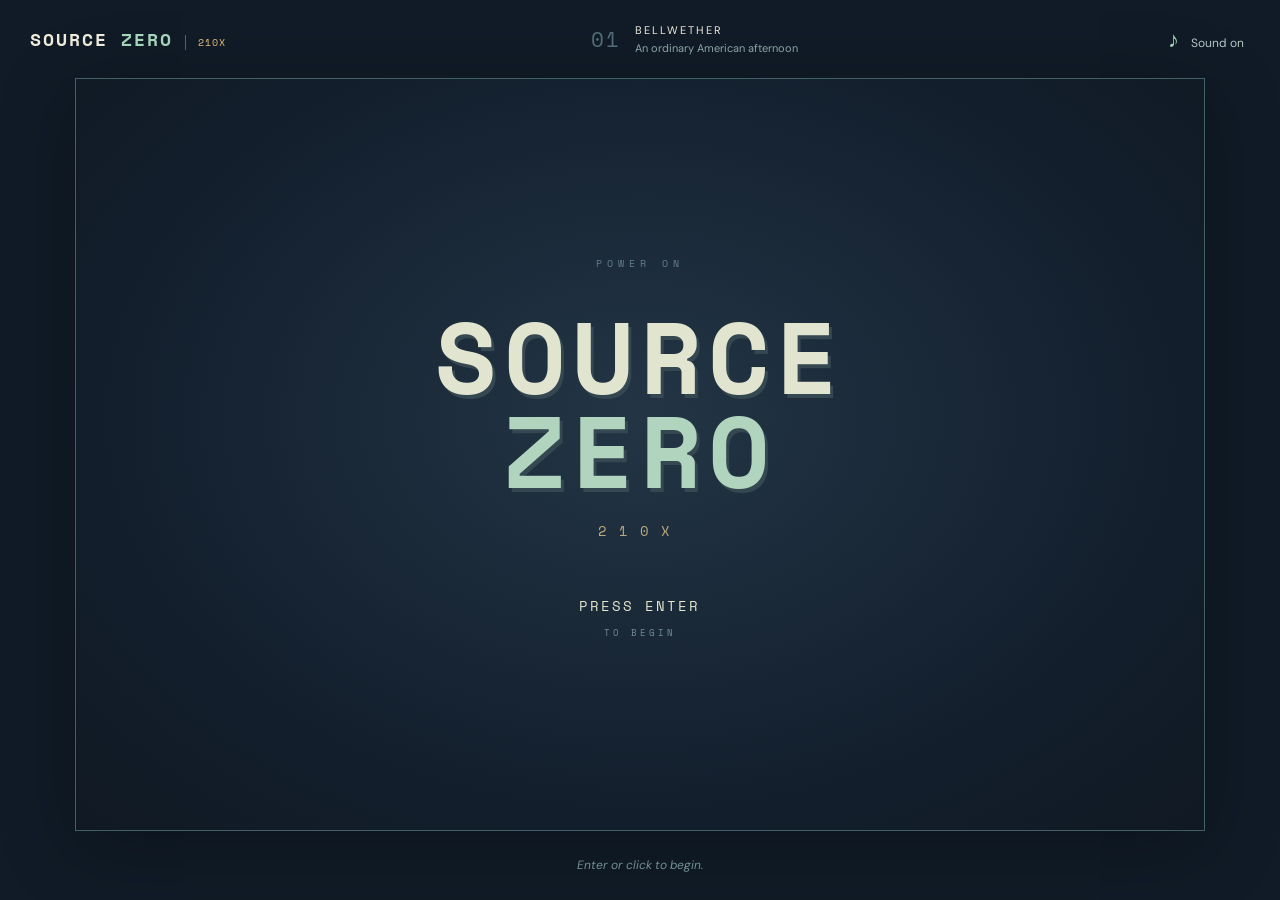
<file: index.html>
<!doctype html>
<html lang="en"><head><meta charset="utf-8"><meta name="viewport" content="width=device-width,initial-scale=1"><meta name="theme-color" content="#101b27"><title>SOURCE ZERO · 210X</title><link rel="icon" href="./favicon.svg"><style>html,body{margin:0;height:100%;overflow:hidden;background:#101b27}iframe{border:0;width:100%;height:100%;display:block}</style></head><body><iframe src="./city/index.html" title="SOURCE ZERO · 210X" allow="autoplay; fullscreen"></iframe><script>if(new URLSearchParams(location.search).get("dev")==="1")document.querySelector("iframe").src="./city/index.html?dev=1";</script></body></html>
</file>
<file: city/city.css>
@import url('https://fonts.googleapis.com/css2?family=DM+Sans:wght@400;500;600;700&family=Space+Mono:wght@400;700&display=swap');
@import url('./argus-dialogue.css');
:root{--bg:#101b27;--panel:#162d3d;--ink:#f1eddc;--muted:#8eaaa9;--mint:#a7d9bc;--gold:#e7c181;--line:#48666c}*{box-sizing:border-box}body{margin:0;background:var(--bg);color:var(--ink);font-family:'DM Sans',sans-serif}button,input{font:inherit}button{cursor:pointer}button:disabled{cursor:default;opacity:.42}button:focus-visible{outline:3px solid var(--gold);outline-offset:3px}#experience{max-width:1480px;margin:auto;padding:0 30px}.masthead{height:78px;display:flex;align-items:center;justify-content:space-between;gap:25px}.identity{text-decoration:none;color:var(--ink);font:700 18px 'Space Mono',monospace;letter-spacing:2px}.identity>span{color:var(--mint)}.identity small{font:10px 'Space Mono',monospace;letter-spacing:1px;color:var(--gold);margin-left:12px;border-left:1px solid var(--line);padding-left:12px}.chapter{display:flex;gap:14px;align-items:center;font-size:11px;letter-spacing:2px}.chapter>span{font:21px 'Space Mono',monospace;color:#526e78}.chapter small{display:block;font-size:11px;color:var(--muted);letter-spacing:0;margin-top:4px}#sound{border:0;background:none;color:var(--mint);font-size:22px}#sound span{font-size:12px;color:#b7c8c7;margin-left:6px}#stage{position:relative;width:min(100%,calc((100dvh - 147px)*1.5));aspect-ratio:3/2;margin:auto;overflow:hidden;border:1px solid #426167;background:#1c3039;box-shadow:0 15px 70px #0004}#phaser{position:absolute;inset:0}#phaser canvas{display:block;image-rendering:pixelated}#loading{position:absolute;inset:0;display:flex;flex-direction:column;gap:20px;align-items:center;justify-content:center;background:#152b35}.loading-mark{font:700 45px 'Space Mono',monospace;letter-spacing:6px;color:var(--mint)}#loading p{font-size:14px;color:#bdcbc5}.scene-status{position:absolute;top:3%;left:3%;display:flex;align-items:center;gap:8px;padding:9px 12px;border:1px solid #b9d1ba45;background:#16343ecb;pointer-events:none}.scene-status i{width:5px;height:5px;background:#c3dfbb}.scene-status span{font:9px 'Space Mono',monospace;letter-spacing:1px;color:#d1dfc8}.scene-status b{font:8px 'Space Mono',monospace;color:#a2b9af;letter-spacing:1px;margin-left:9px}.objective{position:absolute;right:3%;top:3%;display:flex;align-items:center;gap:11px;padding:12px 15px;background:#15333edb;pointer-events:none;border-left:2px solid #d9b97c}.objective>span{color:var(--gold);font-size:14px}.objective small{font:8px 'Space Mono',monospace;letter-spacing:1.8px;color:#a9c0b5}.objective p{font-size:12px;margin:4px 0 0;color:#e5e5d2}#prompt{position:absolute;left:50%;bottom:4%;transform:translateX(-50%);white-space:nowrap;background:#112b3aea;padding:10px 17px;box-shadow:0 0 0 1px #b2cab48c;font-size:14px;pointer-events:none;color:#e6ecd8}#prompt b{font:11px 'Space Mono',monospace;color:#b5e3c7;margin-right:12px;border:1px solid #7b9e96;padding:3px 6px}#overlay{position:absolute;inset:0;pointer-events:none}#overlay button,#overlay .dialog-box{pointer-events:auto}.dialog-box{position:absolute;left:5%;right:5%;bottom:5%;padding:22px 25px;border:2px solid #bbcdb4;border-radius:3px;box-shadow:0 0 0 3px #263f48,0 7px 0 #081c2b80;background:#142d3eed}.dialog-speaker{font:700 12px 'Space Mono',monospace;color:var(--mint);letter-spacing:1px;margin-bottom:12px}.dialog-box p{font-size:17px;line-height:1.6;margin:0 0 16px}.dialog-box button,.battle-action,.result button{background:#233f4b;border:1px solid #6c8b86;color:#eee9d4;padding:11px 17px;font-size:14px}.dialog-box button{display:block;margin-left:auto}.dialog-box button:hover,.battle-action:hover,.result button:hover{background:#385b60;border-color:#c1d6b1}.dialog-box button span{font:9px 'Space Mono',monospace;margin-left:20px;color:#a2bab5}footer{height:68px;display:flex;align-items:center;gap:27px;max-width:1300px;margin:auto;font-size:12px;color:#99b1b2}footer>div{display:flex;align-items:center;gap:7px}kbd{border:1px solid #49616c;border-bottom:2px solid #526a73;border-radius:3px;padding:4px 6px;font:9px 'Space Mono',monospace;color:#c5d3cf}footer>p{margin-left:auto;font-size:12px;color:#7d9c9f;font-style:italic}#restart{background:none;border:0;color:#a9c0b5;font-size:12px;white-space:nowrap}#touch-controls{display:none}[hidden]{display:none!important}
@media(max-width:760px){#experience{padding:0}.masthead{height:64px;padding:0 16px}.identity{font-size:14px}.identity small{font-size:8px;margin-left:8px;padding-left:8px}.chapter{display:none}#stage{width:100%;max-height:none}.scene-status{padding:6px}.scene-status b{display:none}.scene-status span{font-size:7px}.objective{padding:7px 9px;gap:7px}.objective small{font-size:6px}.objective p{font-size:9px;max-width:140px}.objective>span{font-size:10px}#prompt{font-size:11px;padding:8px 12px}#prompt b{font-size:9px;margin-right:7px}.dialog-box{padding:13px 15px;left:4%;right:4%;bottom:5%}.dialog-box p{font-size:13px;line-height:1.45;margin-bottom:10px}.dialog-speaker{font-size:10px;margin-bottom:8px}.dialog-box button{font-size:11px;padding:8px 10px}.dialog-box button span{font-size:8px}#touch-controls{display:flex;justify-content:space-between;align-items:center;padding:18px 24px;touch-action:none}.dpad{display:grid;grid-template-columns:repeat(3,43px);grid-template-rows:repeat(2,34px);gap:5px}.dpad button{background:#1d3744;border:1px solid #4f726f;border-radius:4px;color:#d5dfca;font-size:20px;touch-action:none}.dpad button:first-child{grid-column:2}.dpad button:nth-child(2){grid-row:2;grid-column:1}.dpad button:nth-child(3){grid-row:2;grid-column:2}.dpad button:nth-child(4){grid-row:2;grid-column:3}#touch-act{background:#24483f;border:1px solid #82b99e;color:#cce9d3;padding:12px;font:9px 'Space Mono',monospace;letter-spacing:1px;touch-action:manipulation}#touch-act b{font-size:18px;margin-left:8px}footer{height:auto;min-height:60px;padding:10px 16px;gap:12px;flex-wrap:wrap;font-size:9px}footer p{display:none}kbd{font-size:7px;padding:3px}#restart{margin-left:auto;font-size:10px}}
.battle-topline{position:absolute;left:4%;right:4%;top:5%;display:flex;justify-content:space-between;align-items:center;border-bottom:1px solid #85a5a34d;padding-bottom:15px}.battle-topline span{font:10px 'Space Mono',monospace;color:#91bdb6;letter-spacing:2px}.battle-topline h1{font:500 clamp(21px,2.5vw,35px) 'DM Sans',sans-serif;margin:7px 0 0;letter-spacing:-.5px;color:#eff0df}.battle-topline>small{font:10px 'Space Mono',monospace;color:#bcd2bc;border:1px solid #668785;padding:8px 12px}.battle-log{position:absolute;top:21%;left:4%;width:34%;font-size:clamp(13px,1.3vw,17px);line-height:1.65;color:#dce6d8;min-height:15%;border-left:2px solid #c4ac7b;padding:3px 0 3px 15px}.battle-panel{position:absolute;left:4%;top:40%;width:31%;max-height:36%;pointer-events:auto}.battle-panel-head{display:flex;justify-content:space-between;align-items:center;font:12px 'Space Mono',monospace;color:#b5e0c5;border-bottom:1px solid #647e7a;padding-bottom:12px;margin-bottom:8px}.battle-panel-head small{font-size:8px;color:#88a5a4;letter-spacing:1px}.battle-action{display:block;width:100%;padding:12px 15px!important;margin:7px 0;text-align:left;background:#24444ccc!important;border:1px solid #708d82!important;color:#ecebd9!important}.battle-action>span{display:block;font-size:16px}.battle-action>small{display:block;font-size:11px;color:#9dbeb7;margin-top:3px}.battle-action:hover:not(:disabled){background:#3c625eee!important;border-color:#c9d8ae!important}.battle-tip{font-size:10px;line-height:1.6;color:#7faaa7;margin:12px 0 0}.hero-vitals{position:absolute;left:4%;bottom:4%;width:31%;background:#122d3cea;border:2px solid #a8c6aa;box-shadow:0 0 0 3px #28484b;padding:12px 17px}.vital-title{display:flex;align-items:center;justify-content:space-between;border-bottom:1px solid #4a6a6b;padding-bottom:8px;color:#b4e4c4}.vital-title>b{font:700 11px 'Space Mono',monospace;letter-spacing:2px}.vital-title>small{font:8px 'Space Mono',monospace;color:#8eaaa6}.hp-number{display:flex;gap:9px;align-items:baseline;padding-top:6px}.hp-number>span{font:11px 'Space Mono',monospace;color:#bccabe}.hp-number>strong{font:700 32px 'Space Mono',monospace;letter-spacing:2px;font-variant-numeric:tabular-nums;color:#f1edcd}.hp-number>small{font-size:11px;color:#759ca0}.vital-track{height:4px;background:#2d5058}.vital-track>i{display:block;height:100%;background:#b2d6b2}.vital-bottom{display:flex;justify-content:space-between;font-size:9px;color:#8eafb0;margin-top:8px}.vital-bottom>span{font:9px 'Space Mono',monospace;color:#8dafb7}.enemy-status{position:absolute;bottom:6%;left:47%;width:37%;text-align:center;font:9px 'Space Mono',monospace;letter-spacing:2px;color:#a4bfb6}.enemy-status>div{height:4px;background:#2d444d;margin:12px 0}.enemy-status i{display:block;height:100%;background:#d1b981}.enemy-status small{font-size:8px;color:#8ea8a6;letter-spacing:1px}.result{position:absolute;top:25%;left:4%;width:34%;padding:20px 0;pointer-events:auto}.result>small{font:9px 'Space Mono',monospace;letter-spacing:1.5px;color:#b8d8b3}.result h2{font-size:30px;line-height:1.2;letter-spacing:-.7px;font-weight:500;margin:14px 0;color:#ede7ca}.result p{font-size:14px;line-height:1.6;color:#aac1b5;margin:0 0 22px}.result button{display:block;width:100%;font-size:14px;text-align:left;margin:10px 0;background:#a8d3ad;color:#213e3f}.result .result-secondary{background:transparent;border:1px solid #567f79;color:#a3bdb7;font-size:12px}.result~.hero-vitals{bottom:4%}
@media(min-width:761px) and (max-height:800px){.masthead{height:63px}#stage{width:min(100%,calc((100dvh - 120px)*1.5))}footer{height:55px}.battle-topline{top:4%;padding-bottom:10px}.battle-topline h1{font-size:26px}.battle-log{font-size:14px;top:20%}.battle-action{padding:8px 12px!important;margin:5px 0}.battle-action>span{font-size:14px}.battle-action>small{font-size:10px}.battle-panel-head{font-size:10px;padding-bottom:8px}.battle-tip{margin-top:8px;font-size:9px}.hero-vitals{padding:8px 13px}.hp-number strong{font-size:26px}.vital-title{padding-bottom:5px}.vital-bottom{font-size:8px;margin-top:5px}}
@media(max-width:760px){.battle-topline{top:4%;padding-bottom:8px}.battle-topline span{font-size:6px;letter-spacing:1px}.battle-topline h1{font-size:16px;margin-top:4px}.battle-topline>small{font-size:7px;padding:5px}.battle-log{top:23%;width:40%;font-size:10px;line-height:1.45;padding-left:8px}.battle-panel{top:42%;width:33%}.battle-panel-head{display:none}.battle-action{padding:5px 8px!important;margin:4px 0}.battle-action>span{font-size:11px}.battle-action>small{font-size:7px;margin-top:1px}.battle-tip{display:none}.hero-vitals{left:4%;bottom:4%;width:33%;padding:5px 8px;border-width:1px;box-shadow:0 0 0 1px #28484b}.vital-title{padding-bottom:3px}.vital-title b{font-size:7px;letter-spacing:1px}.vital-title small{font-size:5px}.hp-number{gap:5px;padding-top:2px}.hp-number strong{font-size:18px;letter-spacing:0}.hp-number span{font-size:7px}.hp-number small{font-size:7px}.vital-track{height:2px}.vital-bottom{font-size:5px;margin-top:3px}.vital-bottom span{font-size:6px}.enemy-status{font-size:6px;letter-spacing:1px;bottom:5%;width:40%;left:46%}.enemy-status>div{margin:6px 0;height:3px}.enemy-status small{font-size:5px;letter-spacing:.5px}.result{top:22%;width:38%;padding:10px 0}.result>small{font-size:6px;letter-spacing:1px}.result h2{font-size:18px;margin:8px 0}.result p{font-size:9px;line-height:1.4;margin-bottom:10px}.result button{font-size:9px;padding:7px;margin:5px 0}.result .result-secondary{font-size:8px}}
/* Compact encounters follow the game surface, including short desktop windows. */
#stage{container-type:inline-size}
.battle-finished .battle-log{display:none}
@container (max-width:1199px){
 .battle-topline{top:4%;padding-bottom:8px}
 .battle-topline span{font-size:clamp(6px,1cqw,10px);letter-spacing:1px}
 .battle-topline h1{font-size:clamp(16px,2.7cqw,27px);margin-top:4px}
 .battle-topline>small{font-size:clamp(7px,1cqw,10px);padding:5px 8px}
 .battle-log{top:22%;width:40%;font-size:clamp(10px,1.65cqw,15px);line-height:1.4;padding-left:8px}
 .battle-panel{top:auto;bottom:4%;left:4%;right:4%;width:auto;max-height:none;display:grid;grid-template-columns:repeat(3,minmax(0,1fr));gap:8px}
 .battle-panel-head,.battle-tip{display:none}
 .battle-action{margin:0;min-height:44px;padding:8px 10px!important;text-align:center}
 .battle-action>span{font-size:clamp(11px,1.6cqw,15px)}
 .battle-action>small{font-size:clamp(7px,1.1cqw,10px);margin-top:3px}
 .hero-vitals{left:4%;bottom:calc(4% + 72px);width:31%;padding:6px 10px;border-width:1px;box-shadow:0 0 0 1px #28484b}
 .vital-title{padding-bottom:4px}.vital-title b{font-size:9px;letter-spacing:1px}.vital-title small{font-size:6px}
 .hp-number{gap:5px;padding-top:2px}.hp-number strong{font-size:24px;letter-spacing:0}.hp-number span,.hp-number small{font-size:9px}
 .vital-track{height:2px}.vital-bottom{display:none}
 .enemy-status{bottom:calc(4% + 79px);left:47%;width:37%;font-size:clamp(6px,1cqw,9px);letter-spacing:1px}
 .enemy-status>div{margin:6px 0;height:3px}.enemy-status small{font-size:clamp(5px,.9cqw,8px);letter-spacing:.5px}
 .result{top:22%;width:40%;padding:0}
 .result>small{font-size:clamp(6px,1cqw,9px);letter-spacing:1px}
 .result h2{font-size:clamp(18px,3cqw,30px);margin:8px 0}
 .result p{font-size:clamp(9px,1.4cqw,14px);line-height:1.4;margin-bottom:10px}
 .result button{font-size:clamp(9px,1.4cqw,14px);padding:8px;margin:6px 0}
 .result .result-secondary{font-size:clamp(8px,1.2cqw,12px)}
 .battle-finished .hero-vitals{display:none}
}
@container (max-width:520px){
 .hero-vitals{bottom:calc(4% + 62px);padding:4px 8px;width:34%}
 .vital-title{display:none}.hp-number strong{font-size:22px}.hp-number{padding-top:0}
 .enemy-status{bottom:calc(4% + 65px);width:43%;left:49%}
 .battle-action{padding:6px 4px!important}.battle-panel{gap:5px}
 .result p{display:none}
}
/* Dialogue is opaque and follows the speaker instead of spanning the screen. */
.typed-copy{position:relative}.type-reserve{visibility:hidden}.type-visible{position:absolute;inset:0}
.sr-only{position:absolute;width:1px;height:1px;padding:0;margin:-1px;overflow:hidden;clip:rect(0,0,0,0);white-space:nowrap;border:0}
.dialog-box{right:auto;bottom:auto;width:clamp(240px,34cqw,440px);max-width:calc(100% - 24px);padding:16px 18px;background:#142d3e;box-shadow:0 0 0 3px #263f48,0 7px 0 #081c2b80}
.dialog-speaker{margin-bottom:9px}.dialog-box p{font-size:16px;line-height:1.5;margin-bottom:12px}
.dialog-box button{padding:7px 10px;font-size:12px}.dialog-box button span{margin-left:12px}
.battle-log{left:36%;top:21%;width:26%;min-height:0;border:2px solid #a8c6aa;border-radius:3px;padding:14px 17px;background:#142d3e;box-shadow:0 0 0 3px #263f48;font-size:16px;line-height:1.5}
@container (max-width:1199px){
 .dialog-box{padding:12px 14px}.dialog-box p{font-size:14px;line-height:1.4}
 .battle-log{left:4%;top:22%;width:39%;padding:10px 12px;font-size:clamp(10px,1.65cqw,15px);line-height:1.4}
}
@container (max-width:520px){
 .dialog-box{width:72%;padding:10px 12px}.dialog-box p{font-size:12px;line-height:1.35;margin-bottom:9px}.dialog-speaker{font-size:10px;margin-bottom:6px}
 .dialog-box button{font-size:10px;padding:5px 8px}.dialog-box button span{font-size:8px}
 .battle-log{width:43%;top:21%;padding:6px 8px;font-size:10px;line-height:1.3;border-width:1px;box-shadow:0 0 0 1px #263f48}
 .hero-vitals{bottom:calc(4% + 56px)}
}
/* The notebook keeps discoveries in the menu, away from the world view. */
.menu-ui{display:flex;align-items:center;justify-content:center;background:#10272fc9;pointer-events:auto!important}
.notebook{width:min(680px,88%);max-height:89%;overflow:auto;padding:28px 32px;border:2px solid #b9c7a3;background:#172f3c;box-shadow:0 0 0 4px #365353,0 15px 35px #0005;pointer-events:auto}
.notebook>small{font:10px 'Space Mono',monospace;letter-spacing:2px;color:#b3d9be}.notebook h2{font-size:26px;line-height:1.25;font-weight:500;color:#efe8ca;margin:12px 0 18px}.notebook p{color:#b9ccc2;font-size:14px;line-height:1.6}.notebook-stats{display:flex;gap:8px 18px;flex-wrap:wrap;border-block:1px solid #4a6967;padding:12px 0;font:11px 'Space Mono',monospace;color:#d8dfbe}.notebook .notebook-meta{font-size:11px;color:#8daeaa}.notes p{padding:10px 0 10px 14px;border-left:2px solid #b8a474;margin:12px 0}.notebook button{display:block;width:100%;background:#27494b;border:1px solid #78968a;padding:12px 15px;margin:10px 0;color:#ede7cb;text-align:left;font-size:13px}.notebook button:hover{background:#3e6360}.notebook button small{display:block;color:#a6c4b9;font-size:11px;margin-top:4px}.notebook button span{float:right;color:#99b9b0}.notebook .quiet{background:transparent;color:#aec6bb;border-color:#456967}.notebook .save-note{font-size:11px;color:#89afa4}.menu-row{display:flex;gap:10px}.dialog-box button.choice{width:100%;text-align:left;margin:9px 0}.service{max-width:500px}.scene-status{background:#183a37ef}
@container(max-width:800px){.notebook{padding:16px 19px;max-height:91%}.notebook h2{font-size:20px;margin:8px 0 12px}.notebook p{font-size:12px}.notebook-stats{font-size:9px;padding:8px 0;gap:8px}.notebook button{font-size:11px;padding:9px 11px;margin:7px 0}.notebook>small{font-size:8px}.notes p{padding:6px 0 6px 10px;margin:8px 0}.notebook .notebook-meta,.notebook .save-note{font-size:9px}}
@container(max-width:520px){.notebook{width:91%;padding:12px 15px}.notebook h2{font-size:16px}.notebook p{font-size:10px;line-height:1.4}.notebook button{font-size:10px}.notebook-stats{font-size:8px}.notebook button small{font-size:9px}.notebook .notebook-meta{font-size:8px}}
/* Power-on, file selection, and naming belong to the game surface. */
.start-ui{pointer-events:auto!important;display:flex;align-items:center;justify-content:center;background:radial-gradient(ellipse at 50% 45%,#233545 0%,#131f2d 65%,#101923 100%);text-align:center}
.start-ui section{width:min(680px,82%)}.start-ui small{font:10px 'Space Mono',monospace;letter-spacing:2px;color:#97b5b4}.power-screen>small{display:block;letter-spacing:5px;color:#627f8b}.power-screen h1{font:700 clamp(50px,9cqw,120px)/.92 'Space Mono',monospace;letter-spacing:.06em;color:#e1e5cf;margin:38px 0 16px;text-shadow:3px 4px #354750}.power-screen h1 span{color:#b0d4bd}.title-year{font:14px 'Space Mono',monospace;letter-spacing:12px;color:#bba87c;margin:24px 0 40px}.start-ui button{color:#e4e7ce;border:1px solid #769690;background:#263f48;padding:14px 20px;font:13px 'Space Mono',monospace}.start-ui button:hover{background:#385754;border-color:#c6d5b4}.start-ui .power-button{border:0;background:transparent;font-size:14px;letter-spacing:2px}.power-button span{display:block;color:#728f98;font-size:9px;letter-spacing:3px;margin-top:10px}.power-button{animation:power-breathe 2.4s ease-in-out infinite}.start-ui h2{font-size:34px;font-weight:500;letter-spacing:-.6px;color:#eee9d0;margin:12px 0 28px}.save-files{display:grid;gap:13px}.start-ui .save-file{display:flex;align-items:center;text-align:left;width:100%;padding:20px 22px;gap:24px;border-width:1px 1px 1px 3px}.save-file>b{font-size:26px;color:#b9a97c;font-weight:400}.save-file>span{flex:1;min-width:0}.save-file strong{display:block;font:500 20px 'DM Sans',sans-serif;overflow-wrap:anywhere}.save-file small{display:block;font:11px 'Space Mono',monospace;letter-spacing:0;margin-top:7px;color:#8eaca9}.save-file em{font:9px 'Space Mono',monospace;color:#9fc6b0;letter-spacing:1px}.slot-note{color:#78999e;font-size:12px;margin:22px 0 8px}.start-ui .back-button{display:block;margin:16px auto 0;background:transparent;border:0;color:#9bb6b3;font-size:11px}.start-ui .name-screen{max-width:500px}.name-screen label{display:block;font-size:13px;letter-spacing:1px;color:#a6c7b8;margin-bottom:10px}.name-screen input{display:block;width:100%;text-align:center;font:24px 'Space Mono',monospace;border:2px solid #a0b8a5;border-radius:2px;background:#112732;color:#f0e9c9;padding:15px;outline:none;caret-color:#b4dfbe}.name-screen input:focus{border-color:#d1bd83;box-shadow:0 0 0 3px #d1bd8325}.name-screen p{font-size:15px;line-height:1.6;color:#a3bab4;margin:18px 0 24px}.name-screen form>p{font-size:12px;color:#77989b}.name-screen button{min-height:44px}.name-screen h2{overflow-wrap:anywhere}
body[data-screen=start] #touch-controls,body[data-screen=cinematic] #touch-controls{display:none}body[data-screen=start] footer>div,body[data-screen=cinematic] footer>div{display:none}body[data-screen=start] #footer-hint,body[data-screen=cinematic] #footer-hint{margin:auto}body[data-screen=battle] .dpad{visibility:hidden}
.film-ui{background:linear-gradient(#0c1523b3 0%,transparent 13%,transparent 69%,#0c1523ed 100%);pointer-events:auto!important}.film-black{background:#070b12!important}.cinematic-caption{position:absolute;bottom:8%;left:14%;right:14%;text-align:center;color:#eee8cd}.cinematic-caption p{font:clamp(14px,2.3cqw,30px)/1.6 'Space Mono',monospace;margin:0;text-shadow:0 2px 4px #0008}.cinematic-caption button{display:block;margin:15px auto 0;background:transparent;border:0;color:#a4c7b1;font-size:18px;padding:6px 15px;opacity:.7}.film-black .cinematic-caption{top:40%;bottom:auto}.vital-title>b{max-width:65%;overflow:hidden;text-overflow:ellipsis;white-space:nowrap}
@keyframes power-breathe{0%,100%{opacity:.7}50%{opacity:1}}
@media(prefers-reduced-motion:reduce){.power-button{animation:none}}
@container(max-width:800px){.start-ui h2{font-size:26px;margin:9px 0 20px}.start-ui section{width:80%}.power-screen h1{margin:20px 0 14px}.title-year{font-size:11px;letter-spacing:9px;margin:18px 0 24px}.start-ui .save-file{padding:14px 18px;gap:18px}.save-file>b{font-size:22px}.save-file strong{font-size:17px}.save-file small{font-size:9px}.save-files{gap:9px}.slot-note{font-size:10px;margin:14px 0 0}.start-ui .back-button{margin-top:10px;font-size:10px}.name-screen input{font-size:21px;padding:11px}.name-screen p{font-size:12px;margin:13px 0 18px}.start-ui button{font-size:11px;padding:11px 15px}}
@container(max-width:520px){.start-ui section{width:87%}.start-ui h2{font-size:21px;margin:6px 0 13px}.start-ui small{font-size:8px}.power-screen h1{font-size:clamp(42px,12cqw,65px);margin:14px 0 10px}.title-year{font-size:9px;margin:12px 0 18px}.start-ui .power-button{font-size:11px}.power-button span{font-size:7px}.start-ui .save-file{padding:10px 12px;gap:13px}.save-file>b{font-size:18px}.save-file strong{font-size:14px}.save-file small{font-size:8px;margin-top:4px}.save-file em{font-size:7px}.save-files{gap:7px}.slot-note{font-size:9px;margin:9px 0 0}.start-ui .back-button{font-size:9px;margin-top:4px;padding:8px}.name-screen label{font-size:10px;margin-bottom:7px}.name-screen input{font-size:18px;padding:8px}.name-screen form>p{font-size:9px;margin:9px 0}.name-screen p{font-size:11px;margin:10px 0 13px}.start-ui button{font-size:10px;padding:9px 12px}.cinematic-caption{left:9%;right:9%;bottom:8%}.cinematic-caption p{font-size:12px}.cinematic-caption button{font-size:14px;margin-top:7px}}
/* File cards and the keyboard form remain reachable on short game surfaces. */
.start-ui{overflow:auto}.start-ui>section{max-height:94%;overflow:auto;scrollbar-width:thin;padding:4px}
/* Speaker identity stays clear even when the camera forces a box near an edge. */
.dialog-box.dialog-hero{background:#132e46;border-color:#80d9ee;border-radius:18px 18px 4px 18px;box-shadow:0 0 0 3px #244d63,0 7px 0 #081c2b80}
.dialog-box.dialog-npc{background:#302735;border-color:#e4bc79;border-radius:4px 18px 18px 18px;box-shadow:0 0 0 3px #594553,0 7px 0 #081c2b80}
.dialog-box .dialog-speaker{font:900 italic clamp(19px,2.3cqw,29px)/1.1 'Trebuchet MS','Arial Rounded MT Bold',sans-serif;letter-spacing:.4px;color:#ffe1a5;text-shadow:2px 2px #110f1c;overflow-wrap:anywhere;margin-bottom:12px}
.dialog-hero .dialog-speaker{color:#a3f0ff}
.dialog-npc button{background:#493b50;border-color:#b59579}.dialog-hero button{background:#234862;border-color:#81b9d1}
.name-rejection{position:absolute;inset:0;display:grid;place-items:center;background:#090f1dde;z-index:20;padding:20px}.name-rejection>div{padding:32px 40px;border:3px solid #eac778;background:#222c42;box-shadow:0 0 0 5px #172030;min-width:min(340px,90%)}.name-rejection h2{font-weight:700}.start-ui .erase-button{display:block;margin:20px auto 0;border-color:#d99885;color:#ffcab8;background:#4b2934}.save-screen>p{line-height:1.5;color:#c4ccc4}
.battle-targets{position:absolute;left:47%;right:4%;top:18%;display:flex;gap:7px;pointer-events:auto}.battle-targets button{flex:1;min-width:0;background:#183444;border:1px solid #80aaa8;color:#e4ebd0;padding:9px 6px;font-size:12px}.battle-targets button[aria-pressed="true"]{border:2px solid #f0d68e;background:#3d5050}.battle-targets span,.battle-targets small{display:block}.battle-targets small{margin-top:6px;color:#c9d7bf;font-size:10px}.battle-multiple .battle-log{left:4%;width:34%}
@container(max-width:800px){.dialog-box .dialog-speaker{font-size:20px;margin-bottom:9px}.battle-targets{top:17%;gap:4px}.battle-targets button{font-size:clamp(8px,1.6cqw,12px);padding:5px 3px}.battle-targets small{font-size:clamp(7px,1.25cqw,10px);margin-top:3px}.name-rejection>div{padding:18px 24px}.start-ui .erase-button{margin-top:12px}}
@container(max-width:520px){.dialog-box .dialog-speaker{font-size:18px}.battle-multiple .battle-log{width:40%}.save-screen>p{font-size:11px}.start-ui .back-button{margin-top:8px}}
.dialog-box{max-height:calc(100% - 24px);overflow:auto;scrollbar-width:thin}
#erase-error{color:#ffc8ad}
.equipment-slot{display:flex;gap:12px;align-items:center;flex-wrap:wrap;padding:12px 0;border-bottom:1px solid #4a6967;font-size:13px}.equipment-slot>span{font:11px 'Space Mono',monospace;color:#9db8a6}.equipment-slot>b{font-weight:500;color:#e5d9b3}.equipment-slot button{width:auto;margin:0 0 0 auto;font-size:11px;padding:7px 12px}
.equipment-slot>div{display:grid;gap:5px}.equipment-slot strong{font-weight:500;color:#e5d9b3}
/* The full reserved battle message fits above commands without scrolling. */
.battle-ui .battle-log{left:4%;top:20%;width:42%;max-height:32%;overflow:visible;padding:10px 13px;font-size:clamp(12px,1.8cqw,22px);line-height:1.35;overflow-wrap:anywhere;pointer-events:none}
.battle-ui:not(.battle-finished) .battle-panel{top:auto;bottom:4%;left:4%;right:4%;width:auto;max-height:none;display:block}
.battle-action.command-selected:not(:disabled){background:#42665f;border:2px solid #f1d391;box-shadow:inset 0 0 0 2px #142d3e,0 0 0 2px #f1d391;color:#fff6db}.battle-action.command-selected:not(:disabled)>span::before{content:"▶ ";color:#ffe2a0}
.battle-command-grid{display:grid;grid-template-columns:repeat(4,minmax(0,1fr));gap:8px}
.battle-ui .battle-panel-head,.battle-ui .battle-tip{display:none}
.battle-ui .battle-action{margin:0;text-align:center}
.battle-ui:not(.battle-finished) .hero-vitals{bottom:calc(4% + 84px)}
.battle-ui:not(.battle-finished) .enemy-status{bottom:calc(4% + 86px)}
@container(max-width:520px){.battle-ui:not(.battle-finished) .hero-vitals{bottom:calc(4% + 62px)}.battle-ui:not(.battle-finished) .enemy-status{bottom:calc(4% + 65px)}}
.battle-notice-shade{position:absolute;inset:0;z-index:30;display:grid;place-items:center;background:#07152499;pointer-events:auto}
.battle-notice{width:min(82%,760px);max-height:88%;overflow:auto;padding:clamp(18px,4cqw,44px);background:#142b3e;border:3px solid #d7d0a5;border-radius:12px;box-shadow:0 0 0 5px #314d61,0 15px 45px #0009;text-align:center;color:#f1eddc;pointer-events:auto}
.battle-notice.heal-notice{width:min(72%,350px);padding:clamp(16px,3cqw,28px)}
.battle-notice>small{font:700 clamp(10px,1.6cqw,15px) 'Space Mono',monospace;letter-spacing:3px;color:#b8dbd5}
.battle-notice h2{font-size:clamp(24px,5.4cqw,52px);line-height:1.2;margin:22px 0 28px;overflow-wrap:anywhere}
.heal-notice h2{font-size:clamp(22px,3.5cqw,32px);margin:18px 0}
.battle-notice button{background:#b6dbc4;color:#142d3e;border:2px solid #edf2d7;padding:12px 22px;border-radius:4px;font-weight:700;font-size:clamp(12px,2cqw,18px)}
.battle-notice button span{font-size:.7em;margin-left:18px;letter-spacing:1px}
.rainbow-level{color:#f6d48b;background:linear-gradient(100deg,#ff9bb5,#ffdb78,#b9f697,#85eeff,#afaaff,#ffa9e2,#ff9bb5);background-size:250% 100%;background-clip:text;-webkit-background-clip:text;-webkit-text-fill-color:transparent;animation:level-rainbow 3.5s linear infinite}
@keyframes level-rainbow{to{background-position:250% 0}}
.level-gains{display:grid;gap:12px;margin:20px auto 28px;max-width:500px;text-align:left;font-size:clamp(15px,2.8cqw,25px)}
.level-gains>div{display:flex;justify-content:space-between;gap:16px;border-bottom:1px solid #547183;padding:9px 0}.level-gains dd{margin:0;display:flex;gap:20px;align-items:center}.level-gains strong{color:#b9f697}.level-gains span{color:#b3c7d2;font-size:.72em}
@media(prefers-reduced-motion:reduce){.rainbow-level{animation:none}}
.level-notice:has(.level-gains){padding:clamp(14px,2.7cqw,28px)}
.level-notice:has(.level-gains) h2{font-size:clamp(24px,4cqw,38px);margin:12px 0}
.level-gains{gap:6px;margin:12px auto 18px}.level-gains>div{padding:6px 0}
@container(max-width:520px){.level-notice:has(.level-gains){padding:10px}.level-notice:has(.level-gains) h2{font-size:clamp(16px,4.5cqw,24px);margin:6px 0}.level-gains{font-size:13px;gap:2px;margin:6px auto 10px}.level-gains>div{padding:3px 0}.level-gains dd{gap:10px}.level-notice button{padding:6px 14px;font-size:11px}}

.battle-screen-effect{position:absolute;inset:0;width:100%;height:100%;z-index:100;pointer-events:none;image-rendering:pixelated}
.battle-effect-active .battle-log{visibility:hidden}

.trade-choices{display:flex;gap:14px}.trade-choices>button{flex:1}.trade-inventory{max-height:44vh;overflow-y:auto}.trade-menu .core-equipped{display:inline-block;font-size:1.6em;font-weight:900;margin-right:12px;color:#ffe3a0}.trade-shade{position:absolute;inset:0;display:grid;place-items:center;background:#07111bb8;z-index:70;pointer-events:auto}.trade-dialog{width:min(520px,80%);padding:28px;background:#142c35;border:3px solid #91b9b0;box-shadow:0 15px 60px #000b;color:#f5edd7;font:18px/1.6 "Space Mono",monospace}.trade-dialog p{margin:0 0 22px}.trade-dialog button{padding:10px 22px;border:2px solid #779e91;background:#264b50;color:#f5edd7;font:inherit}.trade-dialog button:focus{outline:3px solid #ffdb8b;outline-offset:3px}
/* Party combat keeps each member visible while commands share the existing panel. */
.battle-party .battle-party-vitals{position:absolute;left:4%;right:42%;bottom:calc(4% + 111px);display:flex;gap:12px}
.battle-party .battle-party-vitals .hero-vitals{position:static;width:auto;flex:1;min-width:0;padding:8px 10px}
.battle-party .hero-vitals.member-selected{border-color:#ffe69d;box-shadow:0 0 0 3px #685d37}
.battle-party .hero-vitals.member-down{opacity:.55}
.battle-party .vital-title{display:flex;align-items:flex-start;flex-direction:column;gap:4px}
.battle-party .vital-title>b{max-width:100%;font-size:12px}
.battle-party .vital-title>small{font-size:9px}
.battle-party .hp-number>strong{font-size:27px}
.battle-party .battle-panel-head{display:flex;margin-bottom:5px;padding:3px 6px;background:#122d3cf5}
.battle-party .battle-panel-head small{font-size:10px}
.battle-party .enemy-status{left:62%;width:32%}
.battle-heal-targets{display:flex;gap:8px;padding-bottom:6px}
.battle-heal-targets button{background:#173848;color:#e0e9d4;border:1px solid #8caaa0;font-size:12px}
.battle-heal-targets button[aria-pressed="true"]{border-color:#ffe69d;background:#47524a}
.core-heal-targets{position:absolute;left:25%;right:25%;top:35%;padding:24px;background:#142c3d;border:2px solid #b2d2be;box-shadow:0 0 0 100vmax #071018d9;pointer-events:auto;z-index:20}
.core-heal-targets button{display:block;width:100%;margin:8px 0}
.core-equipment{font-size:13px;line-height:1.7;color:#bbcabd}
/* Two active companions stack in the existing left HUD lane, clear of enemy art. */
.battle-party .battle-party-vitals{right:65%;flex-direction:column;gap:8px}
.battle-party .battle-party-vitals .hero-vitals{flex:none;padding:6px 10px}
.battle-party .vital-title{flex-direction:row;align-items:baseline;padding-bottom:4px;gap:5px}
.battle-party .vital-title>b{font-size:10px;letter-spacing:1px;max-width:57%}
.battle-party .vital-title>small{font-size:8px;white-space:nowrap}
.battle-party .hp-number{padding-top:3px}
.battle-party .hp-number>strong{font-size:24px}
.battle-party .enemy-status{left:47%;width:37%}
</file>
<file: city/core-ui.css>
.core-menu-ui,.core-pause-ui{pointer-events:auto!important}
.core-menu-ui{background:#08131dcc;display:grid;place-items:center}
.core-menu{box-sizing:border-box;width:88%;height:86%;display:flex;flex-direction:column;overflow:hidden;border:2px solid #a7cabf;border-radius:8px;background:linear-gradient(135deg,#17313e,#0e202c);box-shadow:0 0 0 5px #254654,0 18px 45px #0008;color:#edf1db;font:clamp(12px,1.5cqw,21px)/1.5 'Space Mono',monospace}
.core-menu nav{display:flex;align-items:center;gap:10px;padding:16px 22px;border-bottom:1px solid #5b7e80}.core-menu nav>span{margin-left:auto;font-size:.75em;color:#bdd3be}
.core-menu button,.core-result button{font:inherit;color:#d9e8df;background:#223e4b;border:1px solid #759da1;border-radius:3px;padding:8px 15px;cursor:pointer}.core-menu button[aria-selected=true],.core-menu button[aria-pressed=true]{background:#e3d399;color:#18303e;border-color:#fff0ba}.core-menu button:focus-visible,.core-result button:focus-visible{outline:3px solid #85f3ee;outline-offset:3px}.core-menu button:disabled{opacity:.4;cursor:default}
.core-content{flex:1;min-height:0;padding:22px;overflow:hidden}.core-status-grid{display:flex;gap:22px;height:100%}.core-character{flex:1;min-width:0;padding:14px 22px;border:1px solid #5b828a;background:#142b37}.core-character header{display:flex;justify-content:space-between;align-items:baseline;gap:12px}.core-character h2{font-size:1.55em;margin:0 0 14px;color:#fff0b6}.core-character header>span{font-size:.8em;color:#b1cfd2}.core-resource{display:grid;grid-template-columns:1fr auto;gap:6px;margin:10px 0 16px}.core-resource strong{font-size:1.05em}.core-resource [role=meter]{grid-column:1/-1;height:9px;background:#071923;border:1px solid #577781}.core-resource i{display:block;height:100%;background:linear-gradient(90deg,#6ec4a6,#d1e6af)}.core-resource [aria-label=MP] i{background:#76b6ee}.core-character dl{display:flex;gap:38px;margin:16px 0}.core-character dl>div{display:flex;gap:15px;align-items:center}.core-character dd{margin:0;color:#fff0b6;font-weight:bold;font-size:1.45em}.core-character dt{color:#adc9ca}
.core-menu footer{height:auto!important;flex-shrink:0;padding:12px 22px!important;border-top:1px solid #496773;display:flex;justify-content:space-between}.core-menu footer button{font-size:.8em}
.core-items{height:100%;display:grid;grid-template-columns:1fr 1fr;gap:25px}.core-item-list{min-height:0;overflow-y:auto;scrollbar-width:thin;display:flex;flex-direction:column;gap:10px;padding:3px 8px 3px 3px}.core-item-list button{text-align:left}.core-item-list small{display:block;font-size:.7em;opacity:.8}.core-item-details{min-width:0}.core-item-details h2{font-size:1.15em;color:#ffe5a0}.core-item-actions{display:flex;gap:12px}.core-item-details p{font-size:.86em;line-height:1.7}.core-result{position:absolute;left:28%;right:28%;top:34%;padding:22px;border:3px solid #d7d19b;box-shadow:0 0 0 100vmax #07151ca8;clip-path:inset(-100vmax);background:#172f3c;color:#f1edcb;font:clamp(14px,1.8cqw,24px)/1.5 'Space Mono',monospace;z-index:5;text-align:center}.core-result p{margin:0 0 18px}
.core-pause-shade{position:absolute;inset:0;background:#08182750}.core-pause{position:absolute;left:5%;right:5%;bottom:5%;font:clamp(12px,1.4cqw,20px)/1.4 'Space Mono',monospace;color:#d4e9e2}.core-pause>small{display:block;letter-spacing:4px;margin-bottom:8px}.core-pause>div{display:flex;gap:15px}.core-pause .core-character{max-width:360px;box-shadow:0 8px 24px #0006;border:2px solid #a3c8c2}.core-pause .core-character h2{font-size:1.1em;margin:0}.core-pause .core-resource{margin-bottom:0}
/* Shared, player-paced speech stays within the lower game viewport. */
#overlay .dialog-box.dialog-bellwether{left:5%!important;right:5%;top:auto!important;bottom:5%;width:auto;max-width:none;box-sizing:border-box;background:#112b3c;border:2px solid #9cbbb8;padding:18px 24px;box-shadow:0 0 0 4px #2c4852;color:#e9eee0;max-height:35%;font-size:clamp(12px,1.65cqw,24px);line-height:1.5}
#overlay .dialog-box.dialog-bellwether.dialog-hero{left:9%!important;right:3%;border-color:#dac17e;background:#273744}
#overlay .dialog-box.dialog-bellwether .dialog-speaker{font-weight:800;font-size:1.25em;color:#ffe5a0}.dialog-box:not(.dialog-argus)>button[data-action=dialogue-next]{position:absolute;right:15px;bottom:10px;border:0;background:none;color:#a9dfdf;padding:0;font-size:17px}.dialog-box:not(.dialog-argus) p{margin:4px 24px 4px 0}.bellwether-title{position:absolute;inset:0;display:grid;place-items:center;background:#000;color:#f1eee1;letter-spacing:4px;font:clamp(18px,2.4cqw,34px) 'Space Mono',monospace;z-index:100}

.core-inventory{height:100%;display:flex;flex-direction:column;gap:16px}.core-categories{display:flex;gap:12px;flex-shrink:0}.core-inventory .core-items{flex:1;min-height:0;height:auto}.core-item-list button{position:relative;padding-right:48px}.core-equipped{position:absolute;right:14px;top:50%;transform:translateY(-50%);font-size:1.9em;font-weight:900;color:#ffe19a;line-height:1}.core-item-list button[aria-pressed=true] .core-equipped{color:#17313e}
/* Compact stat columns fit each member's card without clipping Speed. */
.core-status-grid .core-character dl{display:grid;grid-template-columns:repeat(3,minmax(0,1fr));gap:10px}
.core-status-grid .core-character dl>div{min-width:0;display:flex;flex-direction:column;align-items:flex-start;gap:4px}
.core-status-grid .core-character dt{font-size:.85em}
</file>
